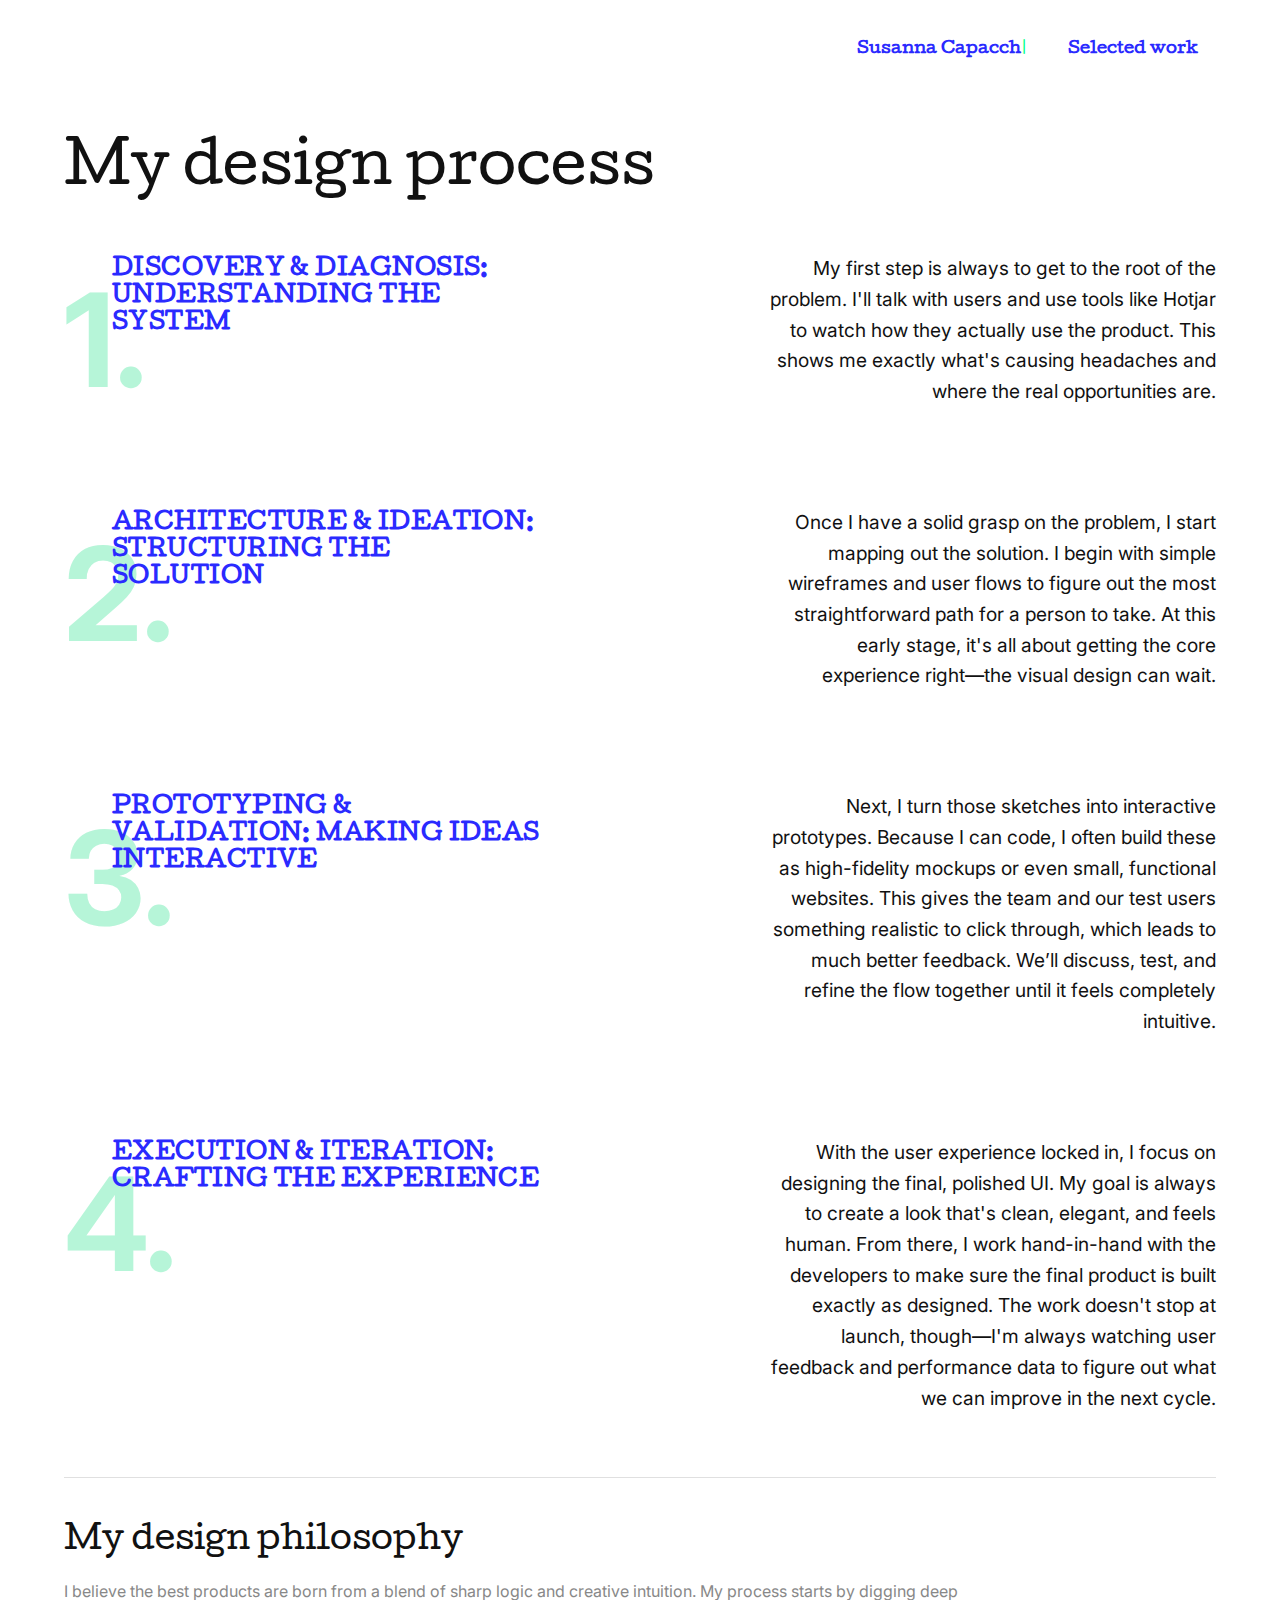
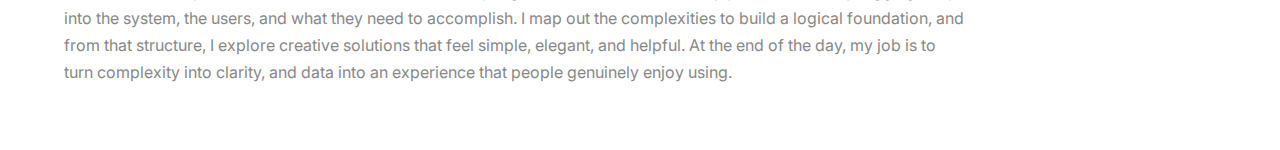
<file: process.html>
<!DOCTYPE html>
<html lang="en">
  <head>
    <meta charset="UTF-8" />
    <meta name="viewport" content="width=device-width, initial-scale=1.0" />
    <title>My Design Process - Susanna</title>
    <link rel="preconnect" href="https://fonts.googleapis.com" />
    <link rel="preconnect" href="https://fonts.gstatic.com" crossorigin />
    <link
      href="https://fonts.googleapis.com/css2?family=Inter:wght@400;500;700&display=swap"
      rel="stylesheet"
    />
    <link
      href="https://fonts.googleapis.com/css2?family=Cutive&display=swap"
      rel="stylesheet"
    />
    <link rel="stylesheet" href="style.css" />
  </head>
  <body class="no-bg">
    <main class="container process-container">
      <div class="process-top-links">
        <a href="index.html" class="main-link-home"
          ><span class="typed-main-link"></span
        ></a>
        <a href="work.html" class="main-link-work"
          ><span class="typed-main-link-work"></span
        ></a>
      </div>
      <h1 class="process-title">My design process</h1>
      <section class="process-steps">
        <div class="process-step">
          <div class="process-step-left">
            <span class="process-step-number">1.</span>
            <div class="process-step-title">
              DISCOVERY & DIAGNOSIS: UNDERSTANDING THE SYSTEM
            </div>
          </div>
          <div class="process-step-right">
            <p class="process-step-desc">
              My first step is always to get to the root of the problem. I'll
              talk with users and use tools like Hotjar to watch how they
              actually use the product. This shows me exactly what's causing
              headaches and where the real opportunities are.
            </p>
          </div>
        </div>
        <div class="process-step">
          <div class="process-step-left">
            <span class="process-step-number">2.</span>
            <div class="process-step-title">
              ARCHITECTURE & IDEATION: STRUCTURING THE SOLUTION
            </div>
          </div>
          <div class="process-step-right">
            <p class="process-step-desc">
              Once I have a solid grasp on the problem, I start mapping out the
              solution. I begin with simple wireframes and user flows to figure
              out the most straightforward path for a person to take. At this
              early stage, it's all about getting the core experience right—the
              visual design can wait.
            </p>
          </div>
        </div>
        <div class="process-step">
          <div class="process-step-left">
            <span class="process-step-number">3.</span>
            <div class="process-step-title">
              PROTOTYPING & VALIDATION: MAKING IDEAS INTERACTIVE
            </div>
          </div>
          <div class="process-step-right">
            <p class="process-step-desc">
              Next, I turn those sketches into interactive prototypes. Because I
              can code, I often build these as high-fidelity mockups or even
              small, functional websites. This gives the team and our test users
              something realistic to click through, which leads to much better
              feedback. We’ll discuss, test, and refine the flow together until
              it feels completely intuitive.
            </p>
          </div>
        </div>
        <div class="process-step">
          <div class="process-step-left">
            <span class="process-step-number">4.</span>
            <div class="process-step-title">
              EXECUTION & ITERATION: CRAFTING THE EXPERIENCE
            </div>
          </div>
          <div class="process-step-right">
            <p class="process-step-desc">
              With the user experience locked in, I focus on designing the
              final, polished UI. My goal is always to create a look that's
              clean, elegant, and feels human. From there, I work hand-in-hand
              with the developers to make sure the final product is built
              exactly as designed. The work doesn't stop at launch, though—I'm
              always watching user feedback and performance data to figure out
              what we can improve in the next cycle.
            </p>
          </div>
        </div>
      </section>
      <hr class="philosophy-divider" />
      <section class="philosophy-section">
        <h2 class="philosophy-title">My design philosophy</h2>
        <p class="philosophy-text">
          I believe the best products are born from a blend of sharp logic and
          creative intuition. My process starts by digging deep into the system,
          the users, and what they need to accomplish. I map out the
          complexities to build a logical foundation, and from that structure, I
          explore creative solutions that feel simple, elegant, and helpful. At
          the end of the day, my job is to turn complexity into clarity, and
          data into an experience that people genuinely enjoy using.
        </p>
      </section>
    </main>
    <script src="script.js"></script>
  </body>
</html>
</file>
<file: style.css>
* {
  margin: 0;
  padding: 0;
  box-sizing: border-box;
}
.container {
  margin: 0 auto;
  padding: 64px 64px;
  position: relative;
  z-index: 1;
}
body {
  font-family: "Inter", "Cutive", -apple-system, BlinkMacSystemFont, "Segoe UI",
    Roboto, Oxygen, Ubuntu, Cantarell, serif;
  font-family: "Cutive", -apple-system, BlinkMacSystemFont, "Segoe UI", Roboto,
    Oxygen, Ubuntu, Cantarell, serif;
  background-image: url("assets/JJJ.jpg");
  background-size: auto;
  line-height: 1.6;
  overflow-x: hidden;
}

/* Add overlay to ensure text readability */
body::before {
  content: "";
  position: fixed;
  top: 0;
  left: 0;
  width: 100%;
  height: 100%;
  z-index: -1;
}

p {
  font-size: 24px;
}

/* Hero Section */
.hero-section {
  margin-bottom: 60px;
}

.greeting {
  font-size: 18px;
  margin-bottom: 10px;
  opacity: 0.9;
}

.title {
  font-size: 4rem;
  font-weight: 300;
  line-height: 1.1;
  margin-bottom: 10px;
}

.title .highlight {
  font-size: 120px;
  font-weight: 700;
  letter-spacing: -8px;
}

.highlight {
  font-weight: 400;
}

.location {
  font-size: 18px;
  opacity: 0.9;
}

/* Description Section */
.description {
  margin-bottom: 80px;
  font-size: 18px;
  line-height: 1.7;
}

.description p {
  margin-bottom: 20px;
}

.intro-text,
.title {
  font-family: "Roboto Condensed", sans-serif;
}

/* Navigation Links */
.navigation-links {
  margin-bottom: 50px;
  display: flex;
  justify-content: space-between;
  align-items: flex-start;
  flex-direction: column;
}

.process-top-links {
  display: flex;
  justify-content: flex-end;
}

.nav-link {
  display: block;
  color: #d9d4ff;
  text-decoration: none;
  font-size: 2.5rem;
  font-weight: 300;
  font-size: 64px;
  transition: color 0.3s ease, transform 220ms cubic-bezier(0.22, 0.61, 0.36, 1);
  position: relative;
}

body > main > section.about-section > h2 {
  font-size: 64px;
}
.nav-link::after {
  content: "";
  display: block;
  position: absolute;
  left: 0;
  bottom: -4px;
  width: 100%;
  height: 2px;
  background: #d9d4ff;
  transform: scaleX(0);
  transform-origin: left;
  transition: transform 0.3s cubic-bezier(0.4, 0, 0.2, 1);
}

.nav-link:hover::after {
  transform: scaleX(1);
}

.nav-text {
  margin-right: 20px;
}

.music-link {
  font-family: cutive;
  font-size: 24px;
}

.arrow {
  color: #00ff88;
  font-size: 2rem;
  transition: transform 0.3s ease;
}

.nav-link:hover .arrow {
  transform: translate(5px, -5px);
}

/* About Section */
.about-section {
  margin-bottom: 60px;
}

.about-section h2 {
  font-size: 2.5rem;
  font-weight: 300;
  margin-bottom: 40px;
}

.about-content {
  display: grid;
  grid-template-columns: 1fr 300px;
  gap: 60px;
  align-items: start;
}

.about-text {
  font-size: 16px;
  line-height: 1.7;
}

.about-text p {
  margin-bottom: 25px;
}

.about-text strong {
  font-weight: 600;
}

.profile-image {
  position: sticky;
  top: 40px;
}

.profile-image img {
  width: 100%;
  height: auto;
  border-radius: 8px;
  opacity: 0.8;
  transition: opacity 0.3s ease;
}

.process-container {
  position: relative;
  z-index: 1;
  padding-top: 2px;
  margin-top: 24px;
}

.process-container::before {
  display: none;
}

.process-container,
.process-container * {
  background-image: none !important;
}

.process-container {
  position: relative;
  z-index: 1;
}

.process-title {
  font-family: "Cutive", serif;
  font-size: 3.5rem;
  color: #111;
  margin: 48px 0px;
  font-weight: 400;
  text-align: left;
}

.process-steps {
  display: flex;
  flex-direction: column;
  gap: 100px;
  margin-bottom: 64px;
}

.process-step {
  display: grid;
  grid-template-columns: 260px 1fr;
  align-items: flex-start;
  gap: 32px;
}

.process-step-left {
  position: relative;
  display: flex;
  align-items: flex-start;
  width: 480px;
}

.process-step-number {
  position: absolute;
  left: 0;
  top: 22px;
  z-index: 0;
  font-size: 180px;
  font-family: "Inter", sans-serif;
  font-weight: 700;
  color: #b6f5d8;
  line-height: 1;
  pointer-events: none;
}

.process-step-title {
  position: relative;
  z-index: 1;
  margin-left: 48px;
  font-family: "Cutive", sans-serif;
  font-size: 1.8rem;
  font-weight: 700;
  color: #2a2aff;
  text-transform: uppercase;
  letter-spacing: 0.02em;
  line-height: 1.2;
  margin-bottom: 0;
}

.process-step-right {
  display: flex;
  align-items: center;
  justify-content: flex-end;
}

.process-step-desc {
  font-family: "Inter", sans-serif;
  font-size: 1.5rem;
  color: #111;
  text-align: right;
  max-width: 1210px;
  margin: 0;
}

.philosophy-divider {
  border: none;
  border-top: 1px solid #e0e0e0;
  margin: 64px 0 32px 0;
}

.philosophy-section {
  max-width: 900px;
}

.philosophy-title {
  font-family: "Cutive", serif;
  font-size: 2rem;
  font-weight: 400;
  color: #111;
  margin-bottom: 16px;
}

.philosophy-text,
.work-philosophy-text {
  font-family: "Inter", sans-serif;
  font-size: 1rem;
  color: #888;
  line-height: 1.7;
  margin: 0;
}

/* --- Work Page Styles --- */
body.work-bg {
  position: relative;
  /* background-color: #8e46b0; */
  background-image: none !important;
}

body.work-bg::before {
  content: "";
  position: fixed;
  top: 0;
  left: 0;
  width: 100vw;
  height: 100vh;
  background: linear-gradient(rgba(0, 0, 0, 0.6), rgba(173, 98, 234, 0.6)),
    url("assets/JJJ.jpg") center center/cover no-repeat;
  z-index: 0;
  opacity: 0.5;
  pointer-events: none;
}

.work-container {
  max-width: 100%;
  margin: 0;
  padding: 0;
  position: relative;
  z-index: 1;
}

.work-caption {
  font-size: 32px;
}

.work-description {
  margin: 64px;
}
.work-title {
  font-family: "Cutive", serif;
  font-size: 3.5rem;
  color: #111;
  margin: 48px 64px;
  font-weight: 400;
  text-align: left;
}

.work-top-links {
  margin-top: 64px;
  top: 24px;
  right: 32px;
  display: flex;
  gap: 8px;
  z-index: 20;
  justify-content: flex-end;
}

.work-top-links,
.work-philosophy-section {
  padding: 0px 48px;
}

@media (max-width: 600px) {
  .work-top-links {
    top: 8px;
    right: 8px;
    gap: 8px;
  }
}

@media (max-width: 430px) {
  .title .highlight {
    font-size: 42px;
  }

  .description-text,
  .about-text p,
  .nav-text.music-link {
    font-size: 16px;
  }

  .nav-text,
  body > main > section.about-section > h2 {
    font-size: 32px;
    margin-right: 0;
  }

  .hero-section,
  .description {
    margin-bottom: 32px;
  }

  .title .highlight {
    font-size: 80px;
    letter-spacing: -7px;
    font-weight: 600;
    line-height: 57px;
  }
}

.main-link-home,
.main-link-work,
.main-link-process {
  position: relative;
  font-family: "Cutive", serif;
  font-size: 1rem;
  color: #2a2aff;
  text-decoration: none;
  font-weight: 700;
  background: none;
  padding: 8px 18px;
  border-radius: 6px;
  box-shadow: none;
  transition: color 0.3s ease;
  z-index: 10;
  display: inline-block;
}

.main-link-home::after,
.main-link-work::after,
.main-link-process::after {
  content: "";
  display: block;
  position: absolute;
  left: 0;
  bottom: 0;
  width: 100%;
  height: 2px;
  background: #d9d4ff;
  transform: scaleX(0);
  transform-origin: left;
  transition: transform 0.3s cubic-bezier(0.4, 0, 0.2, 1);
  z-index: 1;
}

.main-link-home:hover::after,
.main-link-work:hover::after,
.main-link-process:hover::after {
  transform: scaleX(1);
}

.work-grid {
  display: grid;
  grid-template-columns: 1fr 1fr;
  gap: 64px 32px;
  margin: 64px 0 64px 0;
}

@media (max-width: 1100px) {
  .work-grid {
    grid-template-columns: 1fr;
    gap: 48px 0;
  }
}

@media (max-width: 1810px) {
  .process-step-desc {
    font-size: 1.3rem;
    max-width: 1000px;
  }
}

@media (max-width: 1500px) {
  .process-step-desc {
    font-size: 1.2rem;
    max-width: 450px;
  }
  body.process-open .description-text,
  body.process-open .about-text p {
    font-size: 1.2rem;
  }

  .process-step-title {
    font-size: 1.4rem;
  }

  .process-step-number {
    font-size: 130px;
  }
}

@media (max-width: 600px) {
  .work-title {
    font-size: 2rem;
    margin: 32px 0 24px 0;
  }
  .work-grid {
    gap: 24px;
  }
  .work-philosophy-section {
    margin-top: 32px;
    padding-top: 16px;
  }
  .work-philosophy-title {
    font-size: 1.2rem;
  }
}

.work-list {
  display: flex;
  flex-direction: column;
  gap: 64px;
  max-width: 100%;
  margin: 54px;
}

.work-card {
  position: relative;
  width: 100%;
  height: auto;
  display: flex;
  flex-direction: row;
  align-items: center;
  justify-content: flex-end;
  gap: 120px;
  opacity: 1;
}

.work-card--reverse {
  flex-direction: row-reverse;
}

.work-img {
  height: auto;
}

@media (max-width: 900px) {
  .work-card {
    height: auto;
  }
}
/* --- End Work Page Styles --- */

:root {
  --carousel-pad: 64px;
  --carousel-gap: 52px;
  --card-width: 900px; /* visual width for each card */
}

.work-carousel {
  display: flex;
  gap: var(--carousel-gap);
  overflow-x: auto;
  scroll-snap-type: x mandatory;
  padding-left: var(--carousel-pad); /* visual left space */
  padding-right: 0;
  margin: 0px 0px 97px;
  scroll-padding-left: var(--carousel-pad); /* snap respects the left space */
  -webkit-overflow-scrolling: touch;
  scrollbar-width: none; /* Firefox */
  -ms-overflow-style: none; /* IE/Edge */
}

/* Remove leading ::before if present to avoid double spacing */
.work-carousel::before {
  content: none;
}

/* Ensure the last card stops with 64px right padding visible */
.work-carousel::after {
  content: "";
  flex: 0 0 var(--carousel-pad);
}
.work-carousel::-webkit-scrollbar {
  height: 10px;
}
.work-carousel::-webkit-scrollbar-thumb {
  background: rgba(0, 0, 0, 0.25);
  border-radius: 8px;
}

.work-carousel .work-card {
  flex: 0 0 var(--card-width);
  scroll-snap-align: start;
  display: flex;
  flex-direction: column;
  align-items: flex-start;
  gap: 16px;
}

/* Keep your existing image/text styles; just constrain widths for consistency */
.work-carousel .work-img {
  width: var(--card-width);
  max-width: var(--card-width);
}
.work-carousel .work-card--reverse {
  flex-direction: column;
}

/* Ensure the last card stops with 64px right padding visible */
.work-carousel::after {
  content: "";
  flex: 0 0 var(--carousel-pad);
}

@media (max-width: 900px) {
  :root {
    --card-width: 320px;
    --carousel-gap: 20px;
  }
}

/* Responsive Design */
@media (max-width: 768px) {
  .container {
    padding: 40px 20px;
  }

  .title {
    font-size: 3rem;
  }

  .nav-link {
    font-size: 2rem;
  }

  .about-content {
    grid-template-columns: 1fr;
    gap: 40px;
  }

  .profile-image {
    order: -1;
    position: static;
  }

  .profile-image img {
    max-width: 250px;
    margin: 0 auto;
    display: block;
  }
}

@media (max-width: 480px) {
  .title {
    font-size: 2.5rem;
  }

  .nav-link {
    font-size: 1.8rem;
  }

  .about-section h2 {
    font-size: 2rem;
  }
}

@media (max-width: 900px) {
  .work-card-main {
    flex-direction: column;
    gap: 24px;
  }
  .work-img {
    width: 100%;
    max-width: 100%;
  }
  .work-info {
    min-width: 0;
    width: 100%;
  }
  .work-caption {
    font-size: 3rem;
    margin-top: 16px;
  }
}

@media (max-width: 600px) {
  .process-title {
    font-size: 2.2rem;
  }
  .process-step-number {
    font-size: 64px;
  }
  .process-step-title {
    font-size: 1rem;
  }
  .philosophy-title {
    font-size: 1.2rem;
  }
}

/* Adjust overlay opacity on mobile for better readability */
body::before {
  background-color: rgba(74, 74, 74, 0.85);
  transition: background-color 600ms ease; /* smooth mutate */
}

/* When Selected work accordion is open on the homepage */
body.work-open::before {
  background-color: #ffe9b9a1; /* #d76e6e83 */
}

/* When Process accordion is open: fade to white */
body.process-open::before {
  background-color: rgba(255, 255, 255, 0.9);
}

body.no-bg {
  background: #fff !important;
  background-image: none !important;
}
body.no-bg::before {
  display: none !important;
}

/* Smooth scrolling */
html {
  scroll-behavior: smooth;
}

/* Selection styling */
::selection {
  background-color: #00ff88;
  color: #000000;
}

.typed-cursor {
  display: inline-block;
  width: 1ch;
  animation: blink 0.7s steps(1) infinite;
  color: #00ff88;
  font-weight: 400;
}

@keyframes blink {
  0%,
  100% {
    opacity: 1;
  }
  50% {
    opacity: 0;
  }
}

.accent,
.typed-greeting {
  font-family: "Cutive", sans-serif;
}

.description-text,
.about-text {
  font-family: "Inter", sans-serif;
}

.about-text,
.typed-greeting,
.description-text {
  color: white;
}

.title,
.typed-title,
.highlight,
.nav-link,
.accent,
.about-section h2 {
  color: #d9d4ff;
}

/* Work page scroll reverted */
html,
body.work-bg {
  height: auto;
  overflow: auto;
}

.work-list {
  position: static;
  top: auto;
  left: auto;
  right: auto;
  bottom: auto;
  overflow-y: visible;
  -webkit-overflow-scrolling: auto;
  padding: 0;
}

@media (max-width: 900px) {
  .work-list {
    top: auto;
  }
}

/* Accordion panel */
.accordion-panel {
  display: block;
  overflow: hidden;
  max-height: 0; /* fully collapsed */
  opacity: 0;
  transition: max-height 700ms ease, opacity 700ms ease; /* slower, smooth */
  margin: 0;
  margin-top: 24px;
  /* no extra spacing when closed */
  padding: 0; /* no side padding added here */
}
.accordion-panel[aria-hidden="false"],
.accordion-panel.is-open {
  max-height: 1200px; /* expand to fit content; adjust if needed */
  opacity: 1;
  margin-top: 24px;
}
.accordion-panel > * {
  min-height: 0;
}

/* Make it full-bleed horizontally to match carousel */
.full-bleed {
  width: 100vw;
  margin-left: calc(50% - 50vw);
}

/* Make the Selected work button look like a link */
.nav-button {
  background: none;
  border: none;
  padding: 0;
  margin: 0;
  font: inherit;
  color: inherit;
  cursor: pointer;
  display: flex;
  text-align: left;
  display: flex;
  flex-direction: row;
  align-items: center;
  display: block;
  color: #d9d4ff;
  text-decoration: none;
  font-size: 2.5rem;
  font-weight: 300;
  font-size: 64px;
  transition: color 0.3s ease;
  position: relative;
}

.work-is-open {
  width: 100%;
}

/* Smoother press animation for nav links/buttons */
.nav-link.is-pressed {
  transform: translateX(6px) scale(0.99);
}

/* Arrow rotation for accordion toggles */
.nav-button .arrow {
  display: inline-block;
  transition: transform 600ms ease;
  transform-origin: 50% 50%;
}
.nav-button[aria-expanded="true"] .arrow {
  transform: rotate(90deg);
}

/* Color scheme shift when Process accordion is open */
body.process-open .title,
body.process-open .typed-title,
body.process-open .highlight,
body.process-open .nav-link,
body.process-open .about-section h2,
body.process-open .accent,
body.process-open .typed-greeting {
  color: #923399 !important;
  transition: color 600ms ease;
}

body.work-open .title,
body.work-open .typed-title,
body.work-open .highlight,
body.work-open .nav-link,
body.work-open .about-section h2,
body.work-open .accent,
body.work-open .typed-greeting {
  color: #923399 !important;
  transition: color 600ms ease;
}

body.process-open .description-text,
body.work-open .description-text {
  color: #000000 !important;
  transition: color 600ms ease;
}
body.process-open .about-text,
body.work-open .about-text {
  color: #000000 !important;
  transition: color 600ms ease;
}

/* Remove page background image when Selected work is open */
body.work-open {
  background-image: none !important; /* in case image is on body */
}

/* If you ever moved the image to ::after, hide it too */
body.work-open::after {
  opacity: 0 !important;
  pointer-events: none;
}
</file>
